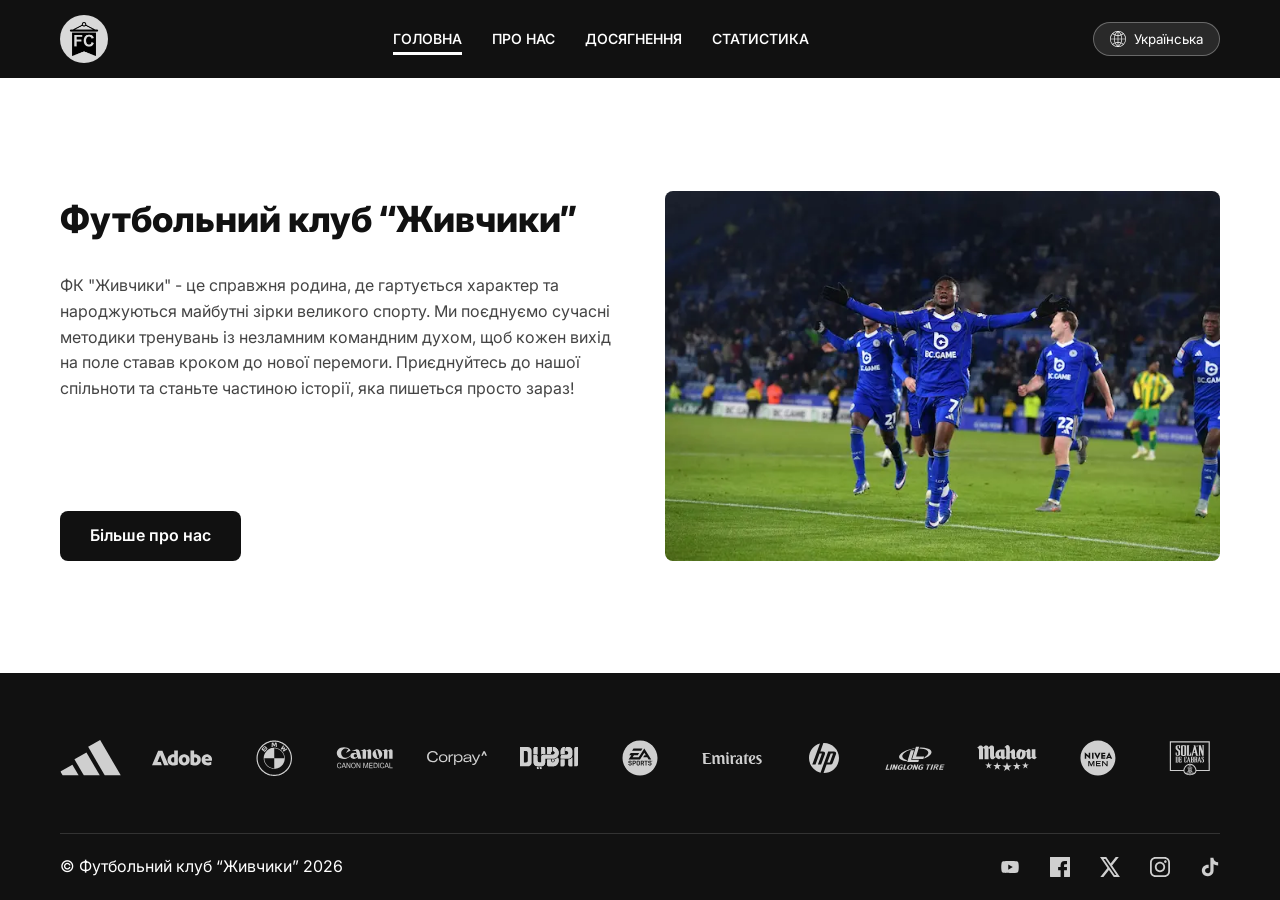
<file: index.html>
<!DOCTYPE html>
<html lang="uk">
<head>
    <meta charset="UTF-8">
    <meta name="viewport" content="width=device-width, initial-scale=1.0">
    <title data-key="index_page_title">Футбольний клуб "Живчики"</title>
    <meta name="description" content="Офіційна сторінка футбольного клубу Живчики. Новини, досягнення та історія команди.">
    <link rel="icon" href="img/logo.webp" type="image/x-icon">
    
    <link rel="preconnect" href="https://fonts.googleapis.com">
    <link rel="preconnect" href="https://fonts.gstatic.com" crossorigin>

    <link rel="stylesheet" href="https://fonts.googleapis.com/css2?family=Inter:wght@400;600;800&display=swap" media="print" onload="this.media='all'">

    <noscript>
        <link rel="stylesheet" href="https://fonts.googleapis.com/css2?family=Inter:wght@400;600;800&display=swap">
    </noscript>
    
    <link rel="stylesheet" href="style_min.css">
</head>
<body>

    <header class="header">
        <div class="container header__content">
            <div class="header__logo">
                <div class="logo-circle">
                    <img src="img/logo.webp" alt="Логотип клубу" class="logo-img">
                </div>
            </div>
            
            <nav class="header__nav">
                <ul>
                    <li><a href="#" class="active" data-key="nav_home">ГОЛОВНА</a></li>
                    <li><a href="about.html" data-key="nav_about">ПРО НАС</a></li>
                    <li><a href="achievements.html" data-key="nav_achievements">ДОСЯГНЕННЯ</a></li>
                    <li><a href="#" id="stats-btn" data-key="nav_stats">СТАТИСТИКА</a></li>
                </ul>
            </nav>
            
            <div class="header__actions">
                <div class="lang-combobox" id="langSelector">
                    <button class="lang-btn" aria-label="Вибір мови">
                        <img src="img/language.svg" alt="" class="icon-small">
                        <span class="current-lang" data-key="lang_name">Українська</span>
                    </button>
                    <ul class="lang-dropdown">
                        <li><a href="?lang=ua">Українська</a></li>
                        <li><a href="?lang=en">English</a></li>
                    </ul>
                </div>
                
                <button class="hamburger-btn" id="hamburgerBtn" aria-label="Меню">
                    <span class="hamburger-line"></span>
                    <span class="hamburger-line"></span>
                    <span class="hamburger-line"></span>
                </button>
            </div>
        </div>
    </header>

    <main class="main-content">
        <section class="hero container">
            <div class="hero__text">
                <h1 data-key="hero_title">Футбольний клуб "Живчики"</h1>
                <p data-key="hero_text">
                    ФК "Живчики" - це справжня родина, де гартується характер та народжуються майбутні зірки великого спорту. 
                    Ми поєднуємо сучасні методики тренувань із незламним командним духом, щоб кожен вихід на поле ставав кроком до нової перемоги. 
                    Приєднуйтесь до нашої спільноти та станьте частиною історії, яка пишеться просто зараз!
                </p>
                <a href="about.html" class="btn-primary" data-key="hero_btn">Більше про нас</a>
            </div>
            <div class="hero__image">
                <img src="img/fc-photo.webp" alt="Гравці футбольного клубу Живчики">
            </div>
        </section>
    </main>

    <footer class="footer">
        <div class="container">
            <div class="footer__sponsors">
                <a href="https://www.adidas.co.uk/football" target="_blank"><img src="img/adidas_gray.svg" alt="adidas"></a>
                <a href="https://www.adobe.com/" target="_blank"><img src="img/adobe_gray.svg" alt="adobe"></a>
                <a href="https://www.bmw.pl/pl/index.html" target="_blank"><img src="img/BMW_gray.svg" alt="bmw"></a>
                <a href="https://eu.medical.canon/" target="_blank"><img src="img/canon_gray.svg" alt="canon"></a>
                <a href="https://www.corpay.com/" target="_blank"><img src="img/corpay_gray.svg" alt="corpay"></a>
                <a href="https://www.visitdubai.com/en" target="_blank"><img src="img/dubai_gray.svg" alt="dubai"></a>
                <a href="https://www.ea.com/games/ea-sports-fc?setLocale=en-us" target="_blank"><img src="img/ea-sports_gray.svg" alt="easports"></a>
                <a href="https://www.emirates.com/us/english" target="_blank"><img src="img/emirates_gray1.svg" alt="emirates"></a>
                <a href="https://www.hp.com/us-en/home.html" target="_blank"><img src="img/hp_gray.svg" alt="hp"></a>
                <a href="https://en.linglong.cn/about/index.html" target="_blank"><img src="img/linglong_gray.svg" alt="linglong"></a>
                <a href="https://www.mahou.com/en/" target="_blank"><img src="img/mahou_gray.svg" alt="mahou"></a>
                <a href="https://www.niveausa.com/products/men" target="_blank"><img src="img/nivea_gray.svg" alt="nivea"></a>
                <a href="https://solandecabras.es/en/" target="_blank"><img src="img/solan_gray.svg" alt="solan"></a>
            </div>
            
            <hr class="footer__divider">
            
            <div class="footer__bottom">
                <div class="footer__copy" data-key="footer_copy">
                    &copy; Футбольний клуб "Живчики" 2026
                </div>
                <div class="footer__socials">
                    <a href="https://www.youtube.com/" target="_blank"><img src="img/youtube.svg" alt="YouTube" class="social-icon"></a>
                    <a href="https://www.facebook.com/" target="_blank"><img src="img/facebook.svg" alt="Facebook" class="social-icon"></a>
                    <a href="https://x.com/" target="_blank"><img src="img/x.svg" alt="X" class="social-icon"></a>
                    <a href="https://www.instagram.com/" target="_blank"><img src="img/instagram.svg" alt="Instagram" class="social-icon"></a>
                    <a href="https://www.tiktok.com/" target="_blank"><img src="img/tiktok.svg" alt="TikTok" class="social-icon"></a>
                </div>
            </div>
        </div>
    </footer>
    <script src="script.js"></script>
</body>
</html>
</file>
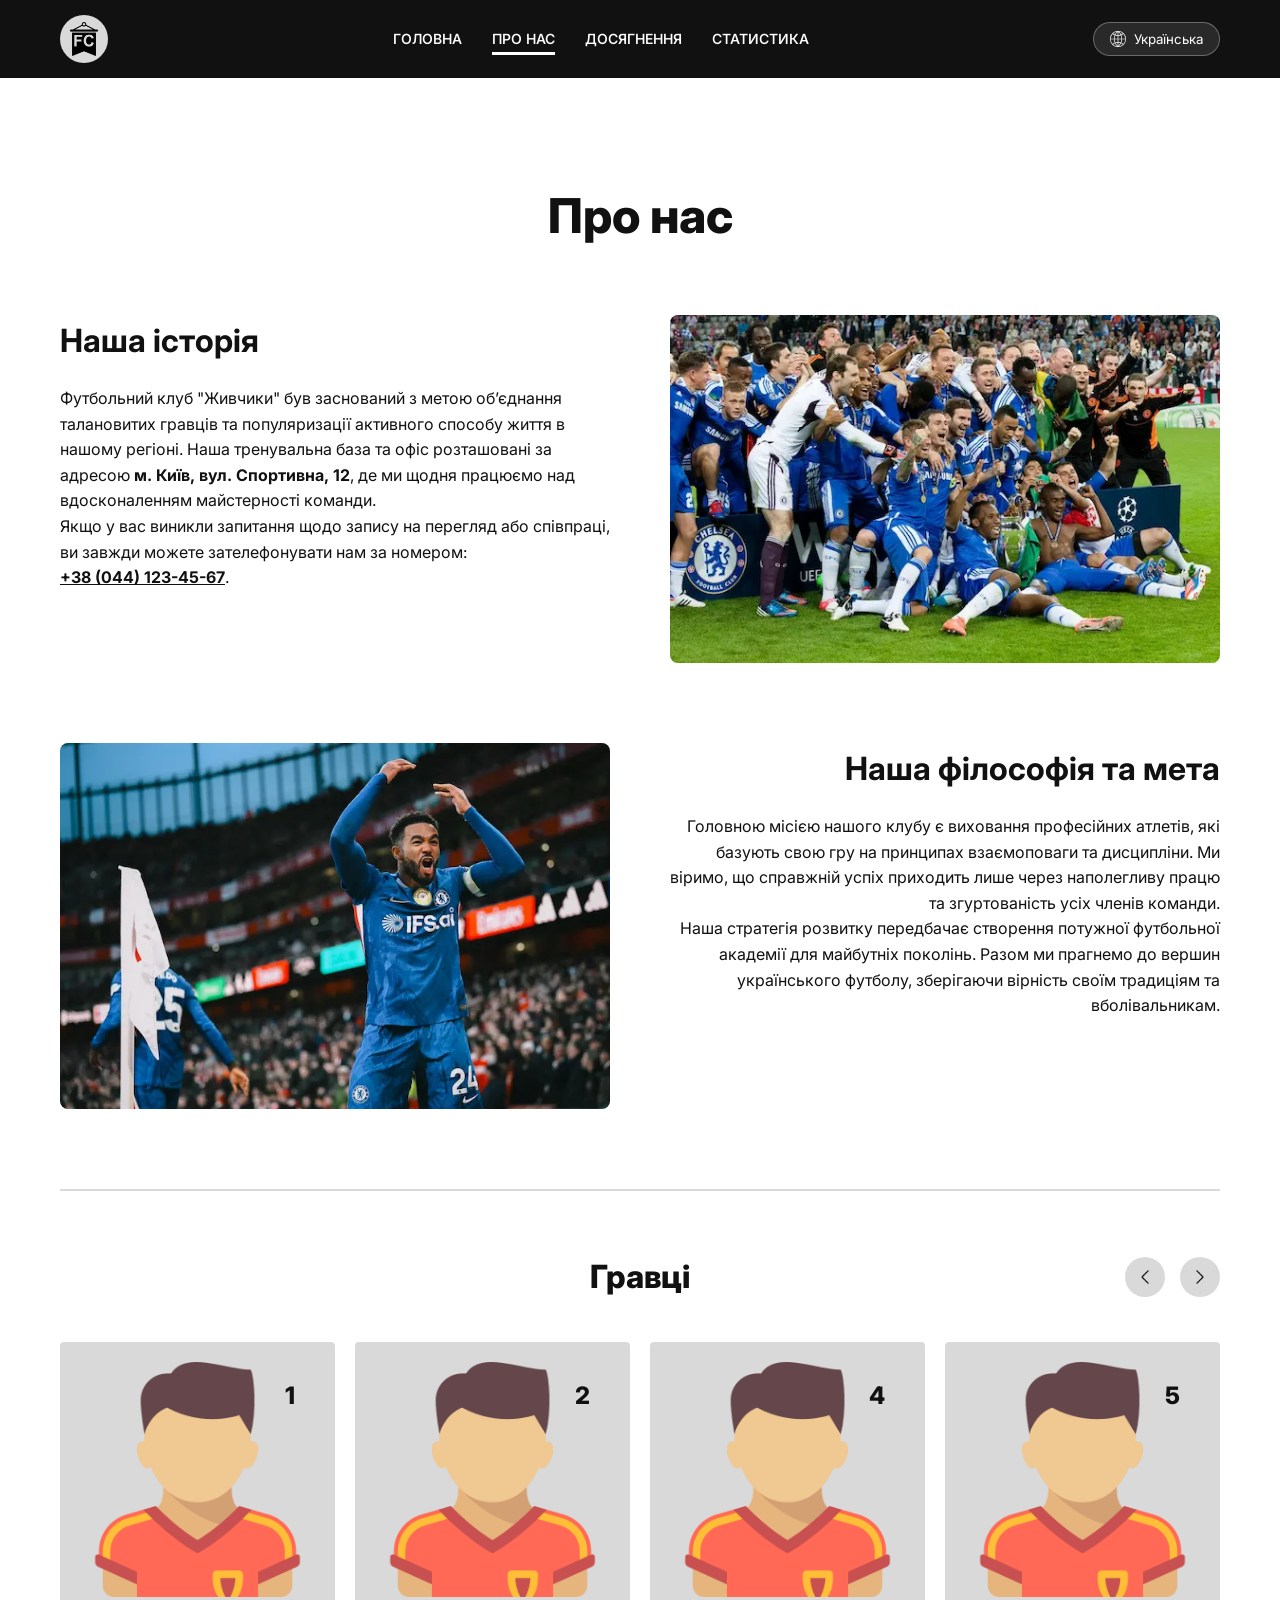
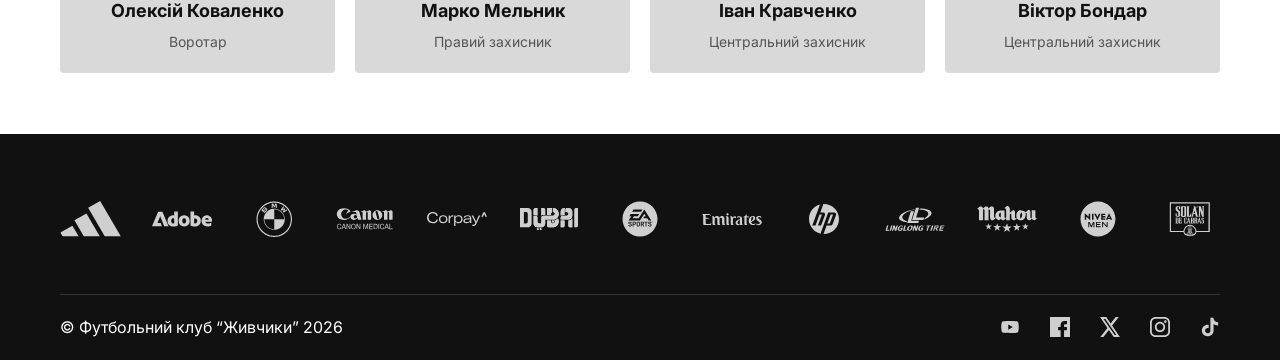
<file: about.html>
<!DOCTYPE html>
<html lang="uk">
<head>
    <meta charset="UTF-8">
    <meta name="viewport" content="width=device-width, initial-scale=1.0">
    <title data-key="about_page_title">Про нас - ФК "Живчики"</title>
    <meta name="description" content="Дізнайтеся більше про історію та команду футбольного клубу Живчики.">
    <link rel="icon" href="img/logo.webp" type="image/x-icon">
    
    <link rel="preconnect" href="https://fonts.googleapis.com">
    <link rel="preconnect" href="https://fonts.gstatic.com" crossorigin>

    <link rel="stylesheet" href="https://fonts.googleapis.com/css2?family=Inter:wght@400;600;800&display=swap" media="print" onload="this.media='all'">

    <noscript>
        <link rel="stylesheet" href="https://fonts.googleapis.com/css2?family=Inter:wght@400;600;800&display=swap">
    </noscript>

    <link rel="stylesheet" href="style_min.css">
</head>
<body>

    <header class="header">
        <div class="container header__content">
            <div class="header__logo">
                <div class="logo-circle">
                    <img src="img/logo.webp" alt="Логотип клубу" class="logo-img">
                </div>
            </div>
            
            <nav class="header__nav">
                <ul>
                    <li><a href="index.html" data-key="nav_home">ГОЛОВНА</a></li>
                    <li><a href="#" class="active" data-key="nav_about">ПРО НАС</a></li>
                    <li><a href="achievements.html" data-key="nav_achievements">ДОСЯГНЕННЯ</a></li>
                    <li><a href="#" id="stats-btn" data-key="nav_stats">СТАТИСТИКА</a></li>
                </ul>
            </nav>
            
            <div class="header__actions">
                <div class="lang-combobox" id="langSelector">
                    <button class="lang-btn" aria-label="Вибір мови">
                        <img src="img/language.svg" alt="" class="icon-small">
                        <span class="current-lang" data-key="lang_name">Українська</span>
                    </button>
                    <ul class="lang-dropdown">
                        <li><a href="?lang=ua">Українська</a></li>
                        <li><a href="?lang=en">English</a></li>
                    </ul>
                </div>
                
                <button class="hamburger-btn" id="hamburgerBtn" aria-label="Меню">
                    <span class="hamburger-line"></span>
                    <span class="hamburger-line"></span>
                    <span class="hamburger-line"></span>
                </button>
            </div>
        </div>
    </header>

    <main class="main-content">
        <div class="container">
            <h1 class="page-title" data-key="about_title">Про нас</h1>

            <section class="info-block">
                <div class="info-block__text">
                    <h2 data-key="history_header">Наша історія</h2>
                    <p data-key="history_text">Футбольний клуб "Живчики" був заснований з метою об'єднання талановитих гравців та популяризації активного способу життя в нашому регіоні. 
                        Наша тренувальна база та офіс розташовані за адресою <strong>м. Київ, вул. Спортивна, 12</strong>, де ми щодня працюємо над вдосконаленням майстерності команди. 
                        <br>Якщо у вас виникли запитання щодо запису на перегляд або співпраці, ви завжди можете зателефонувати нам за номером: <br><strong>+38 (044) 123-45-67</strong>.</p>
                </div>
                <div class="info-block__image">
                    <img src="img/fc-photo2.webp" alt="Інформація про клуб" class="block-img">
                </div>
            </section>

            <section class="info-block info-block--reverse">
                <div class="info-block__text">
                    <h2 data-key="philosophy_header">Наша філософія та мета</h2>
                    <p data-key="philosophy_text">Головною місією нашого клубу є виховання професійних атлетів, які базують свою гру на принципах взаємоповаги та дисципліни. 
                        Ми віримо, що справжній успіх приходить лише через наполегливу працю та згуртованість усіх членів команди. 
                        <br>Наша стратегія розвитку передбачає створення потужної футбольної академії для майбутніх поколінь. 
                        Разом ми прагнемо до вершин українського футболу, зберігаючи вірність своїм традиціям та вболівальникам.</p>
                </div>
                <div class="info-block__image">
                    <img src="img/fc-photo3.webp" alt="Історія клубу" class="block-img">
                </div>
            </section>

            <hr class="section-divider">

           <section class="players-carousel">
                <div class="carousel-header">
                    <h2 data-key="players_header">Гравці</h2>
                    <div class="carousel-controls">
                        <button class="control-btn" id="prevBtn"><img src="img/left-btn.webp" alt="Назад"></button>
                        <button class="control-btn" id="nextBtn"><img src="img/right-btn.webp" alt="Вперед"></button>
                    </div>
                </div>

                <div class="carousel-viewport">
                    <div class="players-track" id="track">
                        
                        <div class="player-card">
                            <div class="player-photo-wrapper">
                                <span class="player-number">1</span>
                                <img src="img/player.webp" alt="Гравець" class="player-photo">
                            </div>
                            <div class="player-info">
                                <h3 data-key="name_oleksiy_kovalenko">Олексій Коваленко</h3>
                                <p data-key="pos_gk">Воротар</p>
                            </div>
                        </div>

                        <div class="player-card">
                            <div class="player-photo-wrapper">
                                <span class="player-number">2</span>
                                <img src="img/player.webp" alt="Гравець" class="player-photo">
                            </div>
                            <div class="player-info">
                                <h3 data-key="name_marko_melnyk">Марко Мельник</h3>
                                <p data-key="pos_rb">Правий захисник</p>
                            </div>
                        </div>

                        <div class="player-card">
                            <div class="player-photo-wrapper">
                                <span class="player-number">4</span>
                                <img src="img/player.webp" alt="Гравець" class="player-photo">
                            </div>
                            <div class="player-info">
                                <h3 data-key="name_ivan_kravchenko">Іван Кравченко</h3>
                                <p data-key="pos_cb">Центральний захисник</p>
                            </div>
                        </div>

                        <div class="player-card">
                            <div class="player-photo-wrapper">
                                <span class="player-number">5</span>
                                <img src="img/player.webp" alt="Гравець" class="player-photo">
                            </div>
                            <div class="player-info">
                                <h3 data-key="name_viktor_bondar">Віктор Бондар</h3>
                                <p data-key="pos_cb">Центральний захисник</p>
                            </div>
                        </div>

                        <div class="player-card">
                            <div class="player-photo-wrapper">
                                <span class="player-number">3</span>
                                <img src="img/player.webp" alt="Гравець" class="player-photo">
                            </div>
                            <div class="player-info">
                                <h3 data-key="name_artem_sydorenko">Артем Сидоренко</h3>
                                <p data-key="pos_lb">Лівий захисник</p>
                            </div>
                        </div>

                        <div class="player-card">
                            <div class="player-photo-wrapper">
                                <span class="player-number">6</span>
                                <img src="img/player.webp" alt="Гравець" class="player-photo">
                            </div>
                            <div class="player-info">
                                <h3 data-key="name_denys_polishchuk">Денис Поліщук</h3>
                                <p data-key="pos_cdm">Опорний півзахисник</p>
                            </div>
                        </div>

                        <div class="player-card">
                            <div class="player-photo-wrapper">
                                <span class="player-number">8</span>
                                <img src="img/player.webp" alt="Гравець" class="player-photo">
                            </div>

                            <div class="player-info">
                                <h3 data-key="name_maksym_tkachenko">Максим Ткаченко</h3>
                                <p data-key="pos_cm">Центральний півзахисник</p>
                            </div>
                        </div>

                        <div class="player-card">
                            <div class="player-photo-wrapper">
                                <span class="player-number">10</span>
                                <img src="img/player.webp" alt="Гравець" class="player-photo">
                            </div>
                            <div class="player-info">
                                <h3 data-key="name_andriy_shapoval">Андрій Шаповал</h3>
                                <p data-key="pos_cam">Атакувальний півзахисник</p>
                            </div>
                        </div>

                        <div class="player-card">
                            <div class="player-photo-wrapper">
                                <span class="player-number">7</span>
                                <img src="img/player.webp" alt="Гравець" class="player-photo">
                            </div>
                            <div class="player-info">
                                <h3 data-key="name_ihor_petrenko">Ігор Петренко</h3>
                                <p data-key="pos_rw">Правий вінгер</p>
                            </div>
                        </div>

                        <div class="player-card">
                            <div class="player-photo-wrapper">
                                <span class="player-number">11</span>
                                <img src="img/player.webp" alt="Гравець" class="player-photo">
                            </div>
                            <div class="player-info">
                                <h3 data-key="name_mykola_zubko">Микола Зубко</h3>
                                <p data-key="pos_lw">Лівий вінгер</p>
                            </div>
                        </div>

                        <div class="player-card">
                            <div class="player-photo-wrapper">
                                <span class="player-number">9</span>
                                <img src="img/player.webp" alt="Гравець" class="player-photo">
                            </div>
                            <div class="player-info">
                                <h3 data-key="name_roman_shevchuk">Роман Шевчук</h3>
                                <p data-key="pos_st">Центральний нападник</p>
                            </div>
                        </div>
                    </div>
                </div>

            </section>
        </div>
    </main>

    <footer class="footer">
        <div class="container">
            <div class="footer__sponsors">
                <a href="https://www.adidas.co.uk/football" target="_blank"><img src="img/adidas_gray.svg" alt="adidas"></a>
                <a href="https://www.adobe.com/" target="_blank"><img src="img/adobe_gray.svg" alt="adobe"></a>
                <a href="https://www.bmw.pl/pl/index.html" target="_blank"><img src="img/BMW_gray.svg" alt="bmw"></a>
                <a href="https://eu.medical.canon/" target="_blank"><img src="img/canon_gray.svg" alt="canon"></a>
                <a href="https://www.corpay.com/" target="_blank"><img src="img/corpay_gray.svg" alt="corpay"></a>
                <a href="https://www.visitdubai.com/en" target="_blank"><img src="img/dubai_gray.svg" alt="dubai"></a>
                <a href="https://www.ea.com/games/ea-sports-fc?setLocale=en-us" target="_blank"><img src="img/ea-sports_gray.svg" alt="easports"></a>
                <a href="https://www.emirates.com/us/english" target="_blank"><img src="img/emirates_gray1.svg" alt="emirates"></a>
                <a href="https://www.hp.com/us-en/home.html" target="_blank"><img src="img/hp_gray.svg" alt="hp"></a>
                <a href="https://en.linglong.cn/about/index.html" target="_blank"><img src="img/linglong_gray.svg" alt="linglong"></a>
                <a href="https://www.mahou.com/en/" target="_blank"><img src="img/mahou_gray.svg" alt="mahou"></a>
                <a href="https://www.niveausa.com/products/men" target="_blank"><img src="img/nivea_gray.svg" alt="nivea"></a>
                <a href="https://solandecabras.es/en/" target="_blank"><img src="img/solan_gray.svg" alt="solan"></a>
            </div>
            
            <hr class="footer__divider">
            
            <div class="footer__bottom">
                <div class="footer__copy" data-key="footer_copy">
                    &copy; Футбольний клуб "Живчики" 2026
                </div>
                <div class="footer__socials">
                    <a href="https://www.youtube.com/" target="_blank"><img src="img/youtube.svg" alt="YouTube" class="social-icon"></a>
                    <a href="https://www.facebook.com/" target="_blank"><img src="img/facebook.svg" alt="Facebook" class="social-icon"></a>
                    <a href="https://x.com/" target="_blank"><img src="img/x.svg" alt="X" class="social-icon"></a>
                    <a href="https://www.instagram.com/" target="_blank"><img src="img/instagram.svg" alt="Instagram" class="social-icon"></a>
                    <a href="https://www.tiktok.com/" target="_blank"><img src="img/tiktok.svg" alt="TikTok" class="social-icon"></a>
                </div>
            </div>
        </div>
    </footer>
    <script src="script.js"></script>
</body>
</html>
</file>
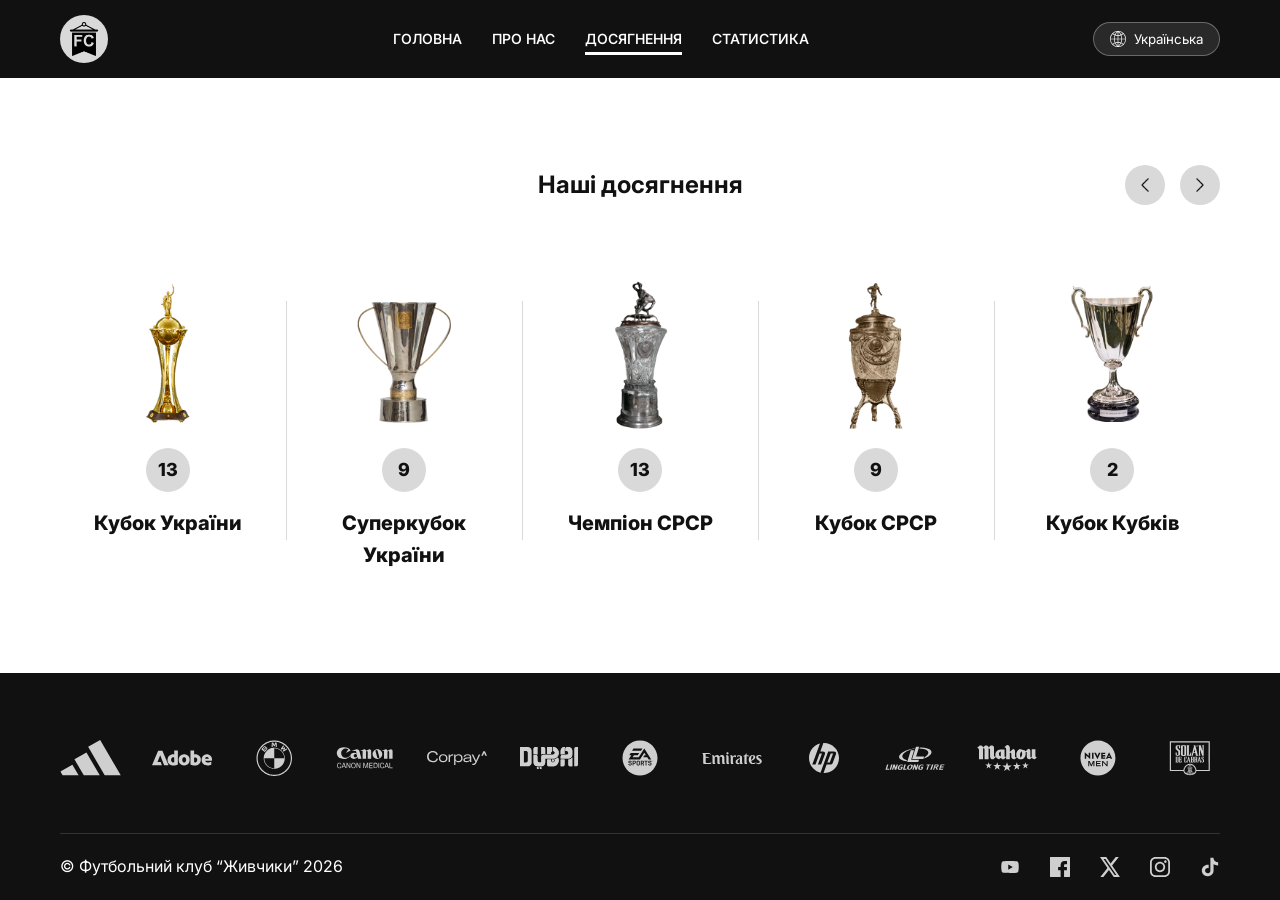
<file: achievements.html>
<!DOCTYPE html>
<html lang="uk">
<head>
    <meta charset="UTF-8">
    <meta name="viewport" content="width=device-width, initial-scale=1.0">
    <title data-key="achievements_page_title">Досягнення - ФК "Живчики"</title>
    <meta name="description" content="Трофеї та перемоги футбольного клубу Живчики в національних та міжнародних чемпіонатах.">
    <link rel="icon" href="img/logo.webp" type="image/x-icon">
    
    <link rel="preconnect" href="https://fonts.googleapis.com">
    <link rel="preconnect" href="https://fonts.gstatic.com" crossorigin>

    <link rel="stylesheet" href="https://fonts.googleapis.com/css2?family=Inter:wght@400;600;800&display=swap" media="print" onload="this.media='all'">

    <noscript>
        <link rel="stylesheet" href="https://fonts.googleapis.com/css2?family=Inter:wght@400;600;800&display=swap">
    </noscript>
    <link rel="stylesheet" href="style_min.css">
</head>
<body>

    <header class="header">
        <div class="container header__content">
            <div class="header__logo">
                <div class="logo-circle">
                    <img src="img/logo.webp" alt="Логотип" class="logo-img">
                </div>
            </div>
            
            <nav class="header__nav">
                <ul>
                    <li><a href="index.html" data-key="nav_home">ГОЛОВНА</a></li>
                    <li><a href="about.html" data-key="nav_about">ПРО НАС</a></li>
                    <li><a href="#" class="active" data-key="nav_achievements">ДОСЯГНЕННЯ</a></li>
                    <li><a href="#" id="stats-btn" data-key="nav_stats">СТАТИСТИКА</a></li>
                </ul>
            </nav>
            
            <div class="header__actions">
                <div class="lang-combobox" id="langSelector">
                    <button class="lang-btn" aria-label="Вибір мови">
                        <img src="img/language.svg" alt="" class="icon-small">
                        <span class="current-lang" data-key="lang_name">Українська</span>
                    </button>
                    <ul class="lang-dropdown">
                        <li><a href="?lang=ua">Українська</a></li>
                        <li><a href="?lang=en">English</a></li>
                    </ul>
                </div>
                
                <button class="hamburger-btn" id="hamburgerBtn" aria-label="Меню">
                    <span class="hamburger-line"></span>
                    <span class="hamburger-line"></span>
                    <span class="hamburger-line"></span>
                </button>
            </div>
        </div>
    </header>

    <main class="main-content">
        <div class="container">
            <section class="achievements-carousel">
                <div class="carousel-header">
                    <h1 data-key="achievements_title">Наші досягнення</h1>
                    <div class="carousel-controls">
                        <button class="control-btn" id="prevBtn"><img src="img/left-btn.webp" alt="Назад"></button>
                        <button class="control-btn" id="nextBtn"><img src="img/right-btn.webp" alt="Вперед"></button>
                    </div>
                </div>

                <div class="carousel-viewport">
                    <div class="achievements-track" id="track">
                        <div class="achievement-card">
                            <div class="achievement-image">
                                <img src="img/ku.webp" alt="Кубок" class="trophy-img">
                            </div>
                            <div class="win-count">13</div>
                            <h2 class="championship-name" data-key="cup_ukraine">Кубок України</h2>
                        </div>

                        <div class="achievement-card">
                            <div class="achievement-image">
                                <img src="img/sc.webp" alt="Кубок" class="trophy-img">
                            </div>
                            <div class="win-count">9</div>
                            <h2 class="championship-name" data-key="supercup_ukraine">Суперкубок України</h2>
                        </div>

                        <div class="achievement-card">
                            <div class="achievement-image">
                                <img src="img/champion-ussr-championship.webp" alt="Кубок" class="trophy-img">
                            </div>
                            <div class="win-count">13</div>
                            <h2 class="championship-name" data-key="champion_ussr">Чемпіон СРСР</h2>
                        </div>

                        <div class="achievement-card">
                            <div class="achievement-image">
                                <img src="img/champion-ussr-cup.webp" alt="Кубок" class="trophy-img">
                            </div>
                            <div class="win-count">9</div>
                            <h2 class="championship-name" data-key="cup_ussr">Кубок СРСР</h2>
                        </div>

                        <div class="achievement-card">
                            <div class="achievement-image">
                                <img src="img/cupwinnerscup.webp" alt="Кубок" class="trophy-img">
                            </div>
                            <div class="win-count">2</div>
                            <h2 class="championship-name" data-key="cup_winners">Кубок Кубків</h2>
                        </div>

                        <div class="achievement-card">
                            <div class="achievement-image">
                                <img src="img/supercopa.webp" alt="Кубок" class="trophy-img">
                            </div>
                            <div class="win-count">1</div>
                            <h2 class="championship-name" data-key="supercup_uefa">Суперкубок УЄФА</h2>
                        </div>

                        <div class="achievement-card">
                            <div class="achievement-image">
                                <img src="img/upl.webp" alt="Кубок" class="trophy-img">
                            </div>
                            <div class="win-count">17</div>
                            <h2 class="championship-name" data-key="champion_ukraine">Чемпіон України</h2>
                        </div>
                    </div>
                </div>
            </section>
        </div>

    </main>

    <footer class="footer">
        <div class="container">
            <div class="footer__sponsors">
                <a href="https://www.adidas.co.uk/football" target="_blank"><img src="img/adidas_gray.svg" alt="adidas"></a>
                <a href="https://www.adobe.com/" target="_blank"><img src="img/adobe_gray.svg" alt="adobe"></a>
                <a href="https://www.bmw.pl/pl/index.html" target="_blank"><img src="img/BMW_gray.svg" alt="bmw"></a>
                <a href="https://eu.medical.canon/" target="_blank"><img src="img/canon_gray.svg" alt="canon"></a>
                <a href="https://www.corpay.com/" target="_blank"><img src="img/corpay_gray.svg" alt="corpay"></a>
                <a href="https://www.visitdubai.com/en" target="_blank"><img src="img/dubai_gray.svg" alt="dubai"></a>
                <a href="https://www.ea.com/games/ea-sports-fc?setLocale=en-us" target="_blank"><img src="img/ea-sports_gray.svg" alt="easports"></a>
                <a href="https://www.emirates.com/us/english" target="_blank"><img src="img/emirates_gray1.svg" alt="emirates"></a>
                <a href="https://www.hp.com/us-en/home.html" target="_blank"><img src="img/hp_gray.svg" alt="hp"></a>
                <a href="https://en.linglong.cn/about/index.html" target="_blank"><img src="img/linglong_gray.svg" alt="linglong"></a>
                <a href="https://www.mahou.com/en/" target="_blank"><img src="img/mahou_gray.svg" alt="mahou"></a>
                <a href="https://www.niveausa.com/products/men" target="_blank"><img src="img/nivea_gray.svg" alt="nivea"></a>
                <a href="https://solandecabras.es/en/" target="_blank"><img src="img/solan_gray.svg" alt="solan"></a>
            </div>
            
            <hr class="footer__divider">
            
            <div class="footer__bottom">
                <div class="footer__copy" data-key="footer_copy">
                    &copy; Футбольний клуб "Живчики" 2026
                </div>
                <div class="footer__socials">
                    <a href="https://www.youtube.com/" target="_blank"><img src="img/youtube.svg" alt="YouTube" class="social-icon"></a>
                    <a href="https://www.facebook.com/" target="_blank"><img src="img/facebook.svg" alt="Facebook" class="social-icon"></a>
                    <a href="https://x.com/" target="_blank"><img src="img/x.svg" alt="X" class="social-icon"></a>
                    <a href="https://www.instagram.com/" target="_blank"><img src="img/instagram.svg" alt="Instagram" class="social-icon"></a>
                    <a href="https://www.tiktok.com/" target="_blank"><img src="img/tiktok.svg" alt="TikTok" class="social-icon"></a>
                </div>
            </div>
        </div>
    </footer>
    <script src="script.js"></script>
</body>
</html>
</file>
<file: style_min.css>
*{margin:0;padding:0;box-sizing:border-box}body{font-family:Inter,Helvetica,Arial,sans-serif;background-color:#fff;color:#111;line-height:1.6;display:flex;flex-direction:column;min-height:100vh;overflow-x:hidden}.container{max-width:1200px;margin:0 auto;padding:0 20px}.header{background-color:#111;color:#fff;padding:15px 0}.header__content{display:flex;justify-content:space-between;align-items:center}.logo-circle{width:48px;height:48px;background-color:#d9d9d9;border-radius:50%;display:flex;align-items:center;justify-content:center;overflow:hidden}.logo-img{width:70%;height:70%;display:block}.header__nav ul{display:flex;list-style:none;gap:30px}.header__nav a{color:#fff;text-decoration:none;font-weight:550;font-size:14px;padding-bottom:5px;transition:.3s}.header__nav a.active{border-bottom:3px solid #fff}.header__actions{display:flex;align-items:center;gap:20px;position:relative;z-index:2000}.lang-combobox{position:relative;display:inline-block}.lang-btn{display:flex;align-items:center;gap:8px;background:rgba(255,255,255,.1);border:1px solid rgba(255,255,255,.3);color:#fff;padding:8px 16px;border-radius:20px;cursor:pointer;font-family:Inter,sans-serif;transition:.3s}.lang-btn:hover{background:rgba(255,255,255,.2)}.lang-dropdown{position:absolute;top:calc(100% + 5px);right:0;background:#1a1a1a;border:1px solid #333;border-radius:12px;list-style:none;padding:8px 0;margin:0;min-width:130px;display:none;z-index:1000;box-shadow:0 4px 12px rgba(0,0,0,.5)}.lang-dropdown li a{display:block;padding:8px 16px;color:#fff;text-decoration:none;font-size:14px;transition:.2s}.lang-dropdown li a:hover{background:#333}.lang-combobox.active .lang-dropdown{display:block}.lang-combobox.active .arrow-icon{transform:rotate(180deg)}.icon-small{width:16px;height:16px;display:inline-block;vertical-align:middle;filter:brightness(0) invert(1)}.main-content{flex:1;display:flex;align-items:center;padding:60px 0}.hero{display:flex;align-items:stretch;gap:50px}.hero__text{flex:1;display:flex;flex-direction:column}.hero__text h1{font-size:36px;margin-bottom:25px;font-weight:800}.hero__text p{color:#444;margin-bottom:30px}.hero__image{flex:1}.hero__image img{width:100%;height:auto;display:block;border-radius:8px}.btn-primary{display:inline-block;background-color:#111;color:#fff;padding:12px 30px;text-decoration:none;border-radius:8px;font-weight:600;transition:.3s;margin-top:auto;align-self:flex-start}.btn-primary:hover{background-color:#333}.footer{background-color:#111;color:#fff;padding:40px 0 20px 0}.footer__sponsors{display:flex;justify-content:space-between;align-items:center;flex-wrap:wrap;gap:20px;margin-bottom:30px;padding:20px 0}.footer__sponsors a{display:flex;align-items:center;justify-content:center}.footer__sponsors img{max-height:50px;width:auto;filter:brightness(0) invert(1);display:block;opacity:.8;transition:opacity .3s ease}.footer__sponsors a:hover img{opacity:1}.footer__divider{border:0;border-top:1px solid #333;margin-bottom:20px}.footer__bottom{display:flex;justify-content:space-between;align-items:center}.footer__socials{display:flex;gap:30px}.social-icon{width:20px;height:20px;display:block;filter:brightness(0) invert(1);opacity:.8;transition:opacity .3s ease,transform .3s ease}.footer__socials a:hover .social-icon{opacity:1;transform:scale(1.1)}.page-title{text-align:center;font-size:48px;font-weight:800;margin:40px 0 60px}.info-block{display:flex;gap:60px;margin-bottom:80px}.info-block--reverse{flex-direction:row-reverse;text-align:right}.info-block__text{flex:1}.info-block__text h2{font-size:32px;margin-bottom:20px}.info-block__image{flex:1}.block-img{width:100%;display:block;border-radius:8px}.section-divider{border:0;border-top:2px solid #d9d9d9;margin:60px 0}.carousel-viewport{width:100%;overflow:hidden}.players-track{display:flex;gap:20px;transition:transform .5s cubic-bezier(.4,0,.2,1);will-change:transform}.player-card{flex:0 0 calc((100% - (3 * 20px))/ 4);background-color:#d9d9d9;padding:20px;border-radius:4px;text-align:center}.carousel-header{position:relative;display:flex;justify-content:center;align-items:center;margin-bottom:40px;min-height:50px}.carousel-header h2{margin:0;font-size:32px;font-weight:800}.carousel-controls{position:absolute;right:0;display:flex;gap:15px}.control-btn{background:#d9d9d9;border:none;width:40px;height:40px;border-radius:50%;cursor:pointer;display:flex;align-items:center;justify-content:center;transition:.3s}.control-btn:hover{background:#bbb}.control-btn img{width:18px}.player-photo-wrapper{position:relative;overflow:hidden;z-index:5;border-radius:8px}.player-number{position:absolute;top:15px;right:20px;z-index:10;font-weight:800;font-size:24px;color:#111}.player-photo{width:100%;display:block;transition:transform .4s ease;transform-origin:center top}.player-card:hover .player-photo{transform:scale(1.1)}.player-info h3{font-size:18px;margin-bottom:5px}.player-info p{font-size:14px;color:#555}.achievements-track{display:flex;gap:20px;transition:transform .5s ease}.achievement-card{flex:0 0 calc((100% - 80px)/ 5);display:flex;flex-direction:column;align-items:center;padding:20px;text-align:center;box-sizing:border-box;position:relative}.achievement-card::before{content:"";position:absolute;left:-10px;top:15%;height:70%;width:1px;background-color:#d9d9d9}.achievement-card:first-child::before{display:none}.achievement-image{overflow:hidden;padding:10px}.trophy-img{height:150px;width:auto;transition:transform .4s ease}.achievement-card:hover .trophy-img{transform:scale(1.2)}.win-count{background-color:#d9d9d9;color:#111;width:44px;height:44px;border-radius:50%;display:flex;align-items:center;justify-content:center;font-weight:800;font-size:18px;margin-bottom:15px}.championship-name{font-size:20px;font-weight:800;margin:0}.hamburger-btn{display:none;background:0 0;border:none;cursor:pointer;z-index:2000;flex-direction:column;gap:6px;padding:5px}.hamburger-line{width:30px;height:3px;background-color:#fff;border-radius:2px;transition:transform .3s ease,opacity .3s ease}.toast-message{position:fixed;bottom:-50px;left:50%;transform:translateX(-50%);background-color:#333;color:#fff;padding:12px 24px;border-radius:8px;font-size:14px;z-index:3000;opacity:0;transition:all .3s ease;pointer-events:none;white-space:nowrap;box-shadow:0 4px 12px rgba(0,0,0,.5)}.toast-message.show{bottom:30px;opacity:1}.phone-link{color:inherit;text-decoration:underline}@media screen and (max-width:991px){.container{padding:0 15px;max-width:100%}.hamburger-btn{display:flex}.header__nav{position:fixed;top:0;left:0;width:100vw;height:100vh;background-color:rgba(17,17,17,.98);display:flex;align-items:center;justify-content:center;z-index:1500;opacity:0;pointer-events:none;transition:opacity .3s ease}.header__nav.open{opacity:1;pointer-events:auto}.header__nav ul{flex-direction:column;align-items:center;gap:40px}.header__nav a{font-size:24px;padding:10px 20px}.hamburger-btn.active .hamburger-line:nth-child(1){transform:translateY(9px) rotate(45deg)}.hamburger-btn.active .hamburger-line:nth-child(2){opacity:0}.hamburger-btn.active .hamburger-line:nth-child(3){transform:translateY(-9px) rotate(-45deg)}.hero{flex-direction:column;text-align:justify;gap:30px}.hero__text h1{font-size:32px;margin-bottom:15px;text-align:center}.btn-primary{align-self:center;margin-top:20px}.page-title{font-size:36px;margin:30px 0 40px}.info-block,.info-block--reverse{flex-direction:column;text-align:justify;gap:30px;margin-bottom:50px}.info-block__text h2{font-size:26px;text-align:center}.carousel-header{flex-direction:column;gap:20px;margin-bottom:30px}.carousel-header h1,.carousel-header h2{font-size:26px;text-align:center}.carousel-controls{position:static;justify-content:center;gap:30px}.achievement-card::before{display:none}.footer__sponsors{justify-content:center;gap:25px}.footer__bottom{flex-direction:column;gap:20px;text-align:center}.btn-primary:hover{background-color:#111}.player-card:hover .player-photo{transform:none}.achievement-card:hover .trophy-img{transform:none}.footer__sponsors a:hover img{opacity:.8}.footer__socials a:hover .social-icon{opacity:.8;transform:none}.control-btn:hover{background:#d9d9d9}.footer__socials a{padding:20px;display:flex;align-items:center;justify-content:center;margin:-12px}.hamburger-btn,.lang-btn{min-height:44px;min-width:44px;justify-content:center}.lang-dropdown li{min-height:44px}}@media screen and (max-width:575px){.achievement-card,.player-card{flex:0 0 100%}.current-lang{display:none}}@media screen and (min-width:576px) and (max-width:991px){.player-card{flex:0 0 calc((100% - 20px)/ 2)}.achievement-card{flex:0 0 calc((100% - 40px)/ 3)}}@media screen and (min-width:992px){.phone-link{pointer-events:none;cursor:text}}@media screen and (min-width:992px) and (max-width:1199px){.container{max-width:960px}.hero{gap:30px}.hero__text h1{font-size:32px}.info-block{gap:40px;margin-bottom:60px}.player-card{flex:0 0 calc((100% - (2 * 20px))/ 3)}.achievement-card{flex:0 0 calc((100% - (3 * 20px))/ 4)}.footer__sponsors{justify-content:center;gap:30px}}@media screen and (min-width:1200px){.container{max-width:1200px}.hero__text h1{font-size:36px}.player-card{flex:0 0 calc((100% - (3 * 20px))/ 4)}.achievement-card{flex:0 0 calc((100% - (4 * 20px))/ 5)}.footer__sponsors{justify-content:space-between}}
</file>
